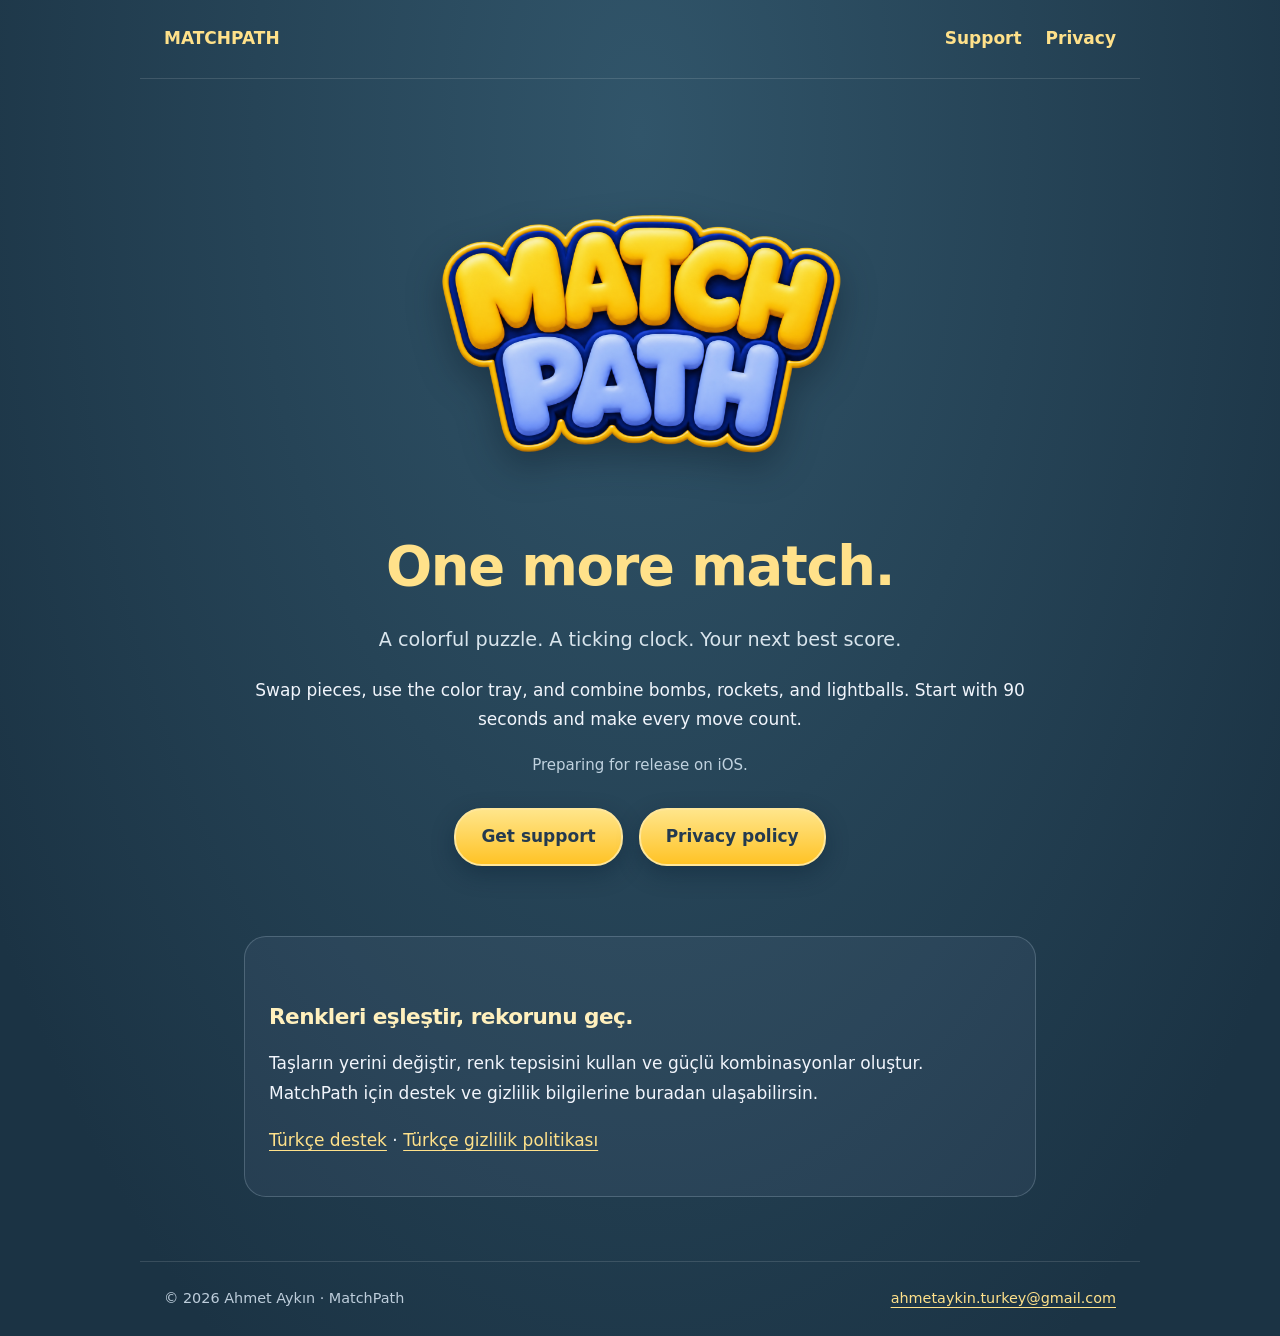
<file: index.html>
<!doctype html>
<html lang="en"><head><meta charset="utf-8"><meta name="viewport" content="width=device-width,initial-scale=1"><meta name="description" content="MatchPath puzzle game — official support and privacy information."><title>Color Match Puzzle · MatchPath</title><link rel="stylesheet" href="/style.css"><link rel="icon" href="/assets/logo.png"><meta name="theme-color" content="#203c50"></head><body><header><a href="/">MATCHPATH</a><nav aria-label="Main navigation"><a href="/support.html">Support</a><a href="/privacy.html">Privacy</a></nav></header><main><section class="hero"><img class="logo" src="/assets/logo.png" width="1536" height="1232" alt="MatchPath"><h1>One more match.</h1><p class="lead">A colorful puzzle. A ticking clock. Your next best score.</p><p>Swap pieces, use the color tray, and combine bombs, rockets, and lightballs. Start with 90 seconds and make every move count.</p><p class="small">Preparing for release on iOS.</p><div class="actions"><a class="button" href="/support.html">Get support</a><a class="button" href="/privacy.html">Privacy policy</a></div></section><section class="panel" lang="tr"><h2>Renkleri eşleştir, rekorunu geç.</h2><p>Taşların yerini değiştir, renk tepsisini kullan ve güçlü kombinasyonlar oluştur. MatchPath için destek ve gizlilik bilgilerine buradan ulaşabilirsin.</p><p><a href="/support.html#turkce">Türkçe destek</a> · <a href="/privacy-tr.html">Türkçe gizlilik politikası</a></p></section></main><footer><span>© 2026 Ahmet Aykın · MatchPath</span><a href="mailto:ahmetaykin.turkey@gmail.com">ahmetaykin.turkey@gmail.com</a></footer></body></html>
</file>
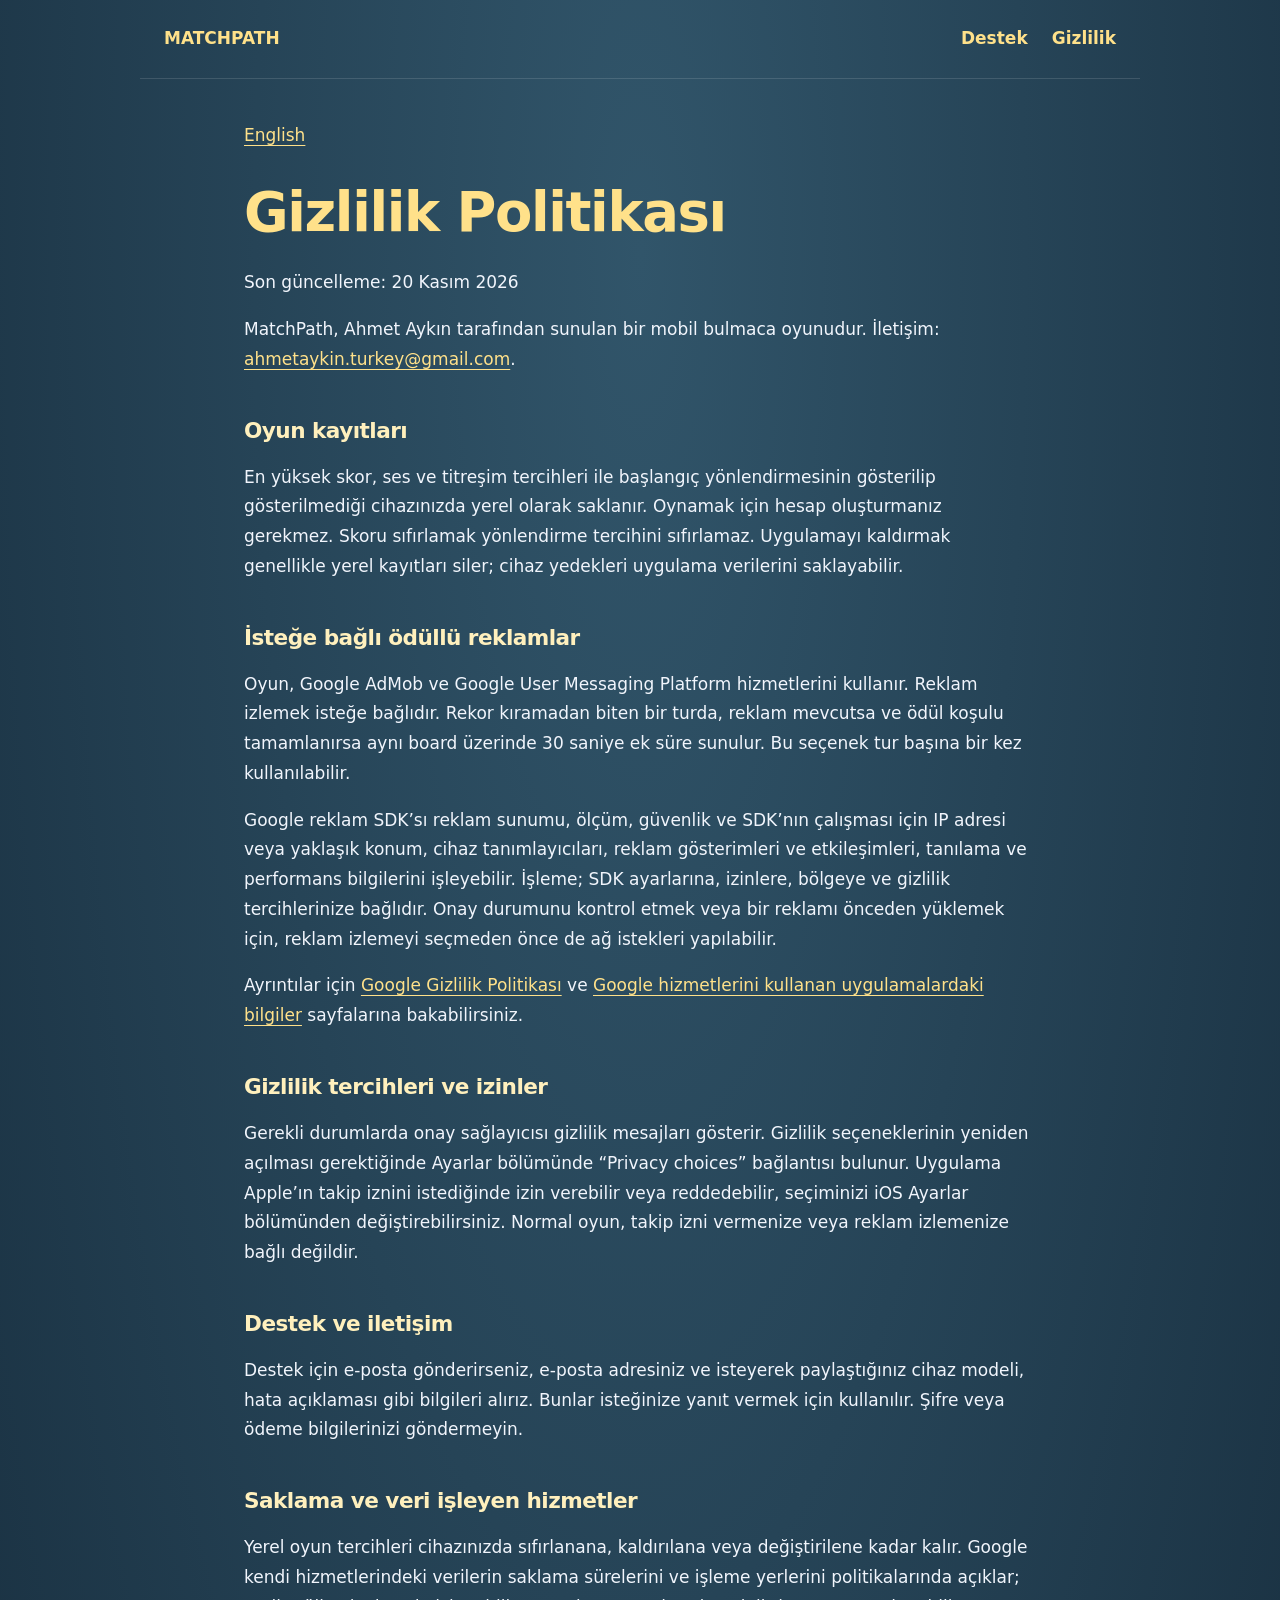
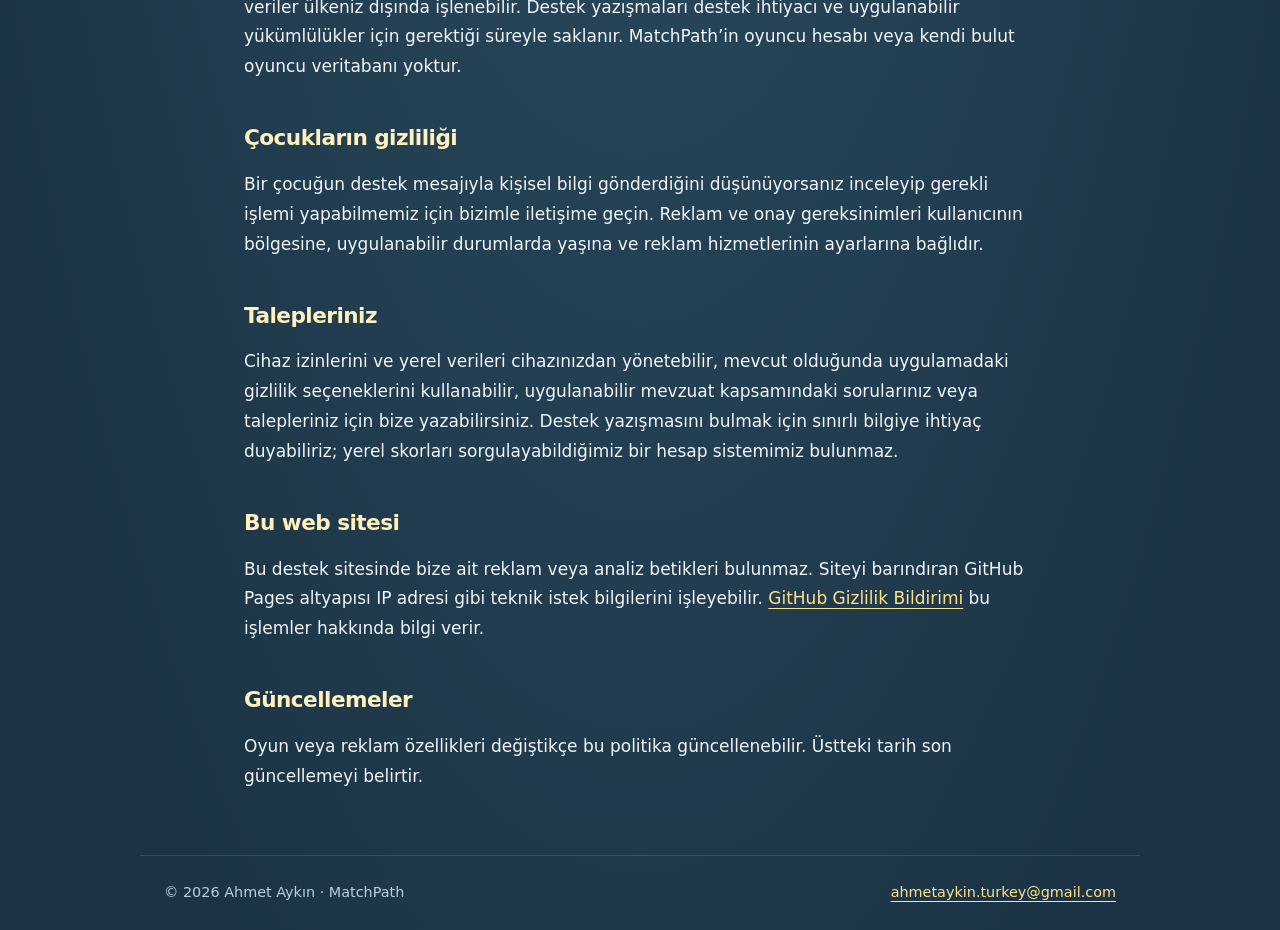
<file: privacy-tr.html>
<!doctype html>
<html lang="tr"><head><meta charset="utf-8"><meta name="viewport" content="width=device-width,initial-scale=1"><meta name="description" content="MatchPath puzzle game — official support and privacy information."><title>Gizlilik Politikası · MatchPath</title><link rel="stylesheet" href="/style.css"><link rel="icon" href="/assets/logo.png"><meta name="theme-color" content="#203c50"></head><body><header><a href="/">MATCHPATH</a><nav aria-label="Main navigation"><a href="/support.html">Destek</a><a href="/privacy-tr.html">Gizlilik</a></nav></header><main><p class="lang"><a href="/privacy.html">English</a></p><h1>Gizlilik Politikası</h1><p>Son güncelleme: 20 Kasım 2026</p><p>MatchPath, Ahmet Aykın tarafından sunulan bir mobil bulmaca oyunudur. İletişim: <a href="mailto:ahmetaykin.turkey@gmail.com">ahmetaykin.turkey@gmail.com</a>.</p>
<h2>Oyun kayıtları</h2><p>En yüksek skor, ses ve titreşim tercihleri ile başlangıç yönlendirmesinin gösterilip gösterilmediği cihazınızda yerel olarak saklanır. Oynamak için hesap oluşturmanız gerekmez. Skoru sıfırlamak yönlendirme tercihini sıfırlamaz. Uygulamayı kaldırmak genellikle yerel kayıtları siler; cihaz yedekleri uygulama verilerini saklayabilir.</p>
<h2>İsteğe bağlı ödüllü reklamlar</h2><p>Oyun, Google AdMob ve Google User Messaging Platform hizmetlerini kullanır. Reklam izlemek isteğe bağlıdır. Rekor kıramadan biten bir turda, reklam mevcutsa ve ödül koşulu tamamlanırsa aynı board üzerinde 30 saniye ek süre sunulur. Bu seçenek tur başına bir kez kullanılabilir.</p><p>Google reklam SDK’sı reklam sunumu, ölçüm, güvenlik ve SDK’nın çalışması için IP adresi veya yaklaşık konum, cihaz tanımlayıcıları, reklam gösterimleri ve etkileşimleri, tanılama ve performans bilgilerini işleyebilir. İşleme; SDK ayarlarına, izinlere, bölgeye ve gizlilik tercihlerinize bağlıdır. Onay durumunu kontrol etmek veya bir reklamı önceden yüklemek için, reklam izlemeyi seçmeden önce de ağ istekleri yapılabilir.</p><p>Ayrıntılar için <a href="https://policies.google.com/privacy?hl=tr">Google Gizlilik Politikası</a> ve <a href="https://policies.google.com/technologies/partner-sites?hl=tr">Google hizmetlerini kullanan uygulamalardaki bilgiler</a> sayfalarına bakabilirsiniz.</p>
<h2>Gizlilik tercihleri ve izinler</h2><p>Gerekli durumlarda onay sağlayıcısı gizlilik mesajları gösterir. Gizlilik seçeneklerinin yeniden açılması gerektiğinde Ayarlar bölümünde “Privacy choices” bağlantısı bulunur. Uygulama Apple’ın takip iznini istediğinde izin verebilir veya reddedebilir, seçiminizi iOS Ayarlar bölümünden değiştirebilirsiniz. Normal oyun, takip izni vermenize veya reklam izlemenize bağlı değildir.</p>
<h2>Destek ve iletişim</h2><p>Destek için e-posta gönderirseniz, e-posta adresiniz ve isteyerek paylaştığınız cihaz modeli, hata açıklaması gibi bilgileri alırız. Bunlar isteğinize yanıt vermek için kullanılır. Şifre veya ödeme bilgilerinizi göndermeyin.</p>
<h2>Saklama ve veri işleyen hizmetler</h2><p>Yerel oyun tercihleri cihazınızda sıfırlanana, kaldırılana veya değiştirilene kadar kalır. Google kendi hizmetlerindeki verilerin saklama sürelerini ve işleme yerlerini politikalarında açıklar; veriler ülkeniz dışında işlenebilir. Destek yazışmaları destek ihtiyacı ve uygulanabilir yükümlülükler için gerektiği süreyle saklanır. MatchPath’in oyuncu hesabı veya kendi bulut oyuncu veritabanı yoktur.</p>
<h2>Çocukların gizliliği</h2><p>Bir çocuğun destek mesajıyla kişisel bilgi gönderdiğini düşünüyorsanız inceleyip gerekli işlemi yapabilmemiz için bizimle iletişime geçin. Reklam ve onay gereksinimleri kullanıcının bölgesine, uygulanabilir durumlarda yaşına ve reklam hizmetlerinin ayarlarına bağlıdır.</p>
<h2>Talepleriniz</h2><p>Cihaz izinlerini ve yerel verileri cihazınızdan yönetebilir, mevcut olduğunda uygulamadaki gizlilik seçeneklerini kullanabilir, uygulanabilir mevzuat kapsamındaki sorularınız veya talepleriniz için bize yazabilirsiniz. Destek yazışmasını bulmak için sınırlı bilgiye ihtiyaç duyabiliriz; yerel skorları sorgulayabildiğimiz bir hesap sistemimiz bulunmaz.</p>
<h2>Bu web sitesi</h2><p>Bu destek sitesinde bize ait reklam veya analiz betikleri bulunmaz. Siteyi barındıran GitHub Pages altyapısı IP adresi gibi teknik istek bilgilerini işleyebilir. <a href="https://docs.github.com/en/site-policy/privacy-policies/github-general-privacy-statement">GitHub Gizlilik Bildirimi</a> bu işlemler hakkında bilgi verir.</p>
<h2>Güncellemeler</h2><p>Oyun veya reklam özellikleri değiştikçe bu politika güncellenebilir. Üstteki tarih son güncellemeyi belirtir.</p></main><footer><span>© 2026 Ahmet Aykın · MatchPath</span><a href="mailto:ahmetaykin.turkey@gmail.com">ahmetaykin.turkey@gmail.com</a></footer></body></html>
</file>
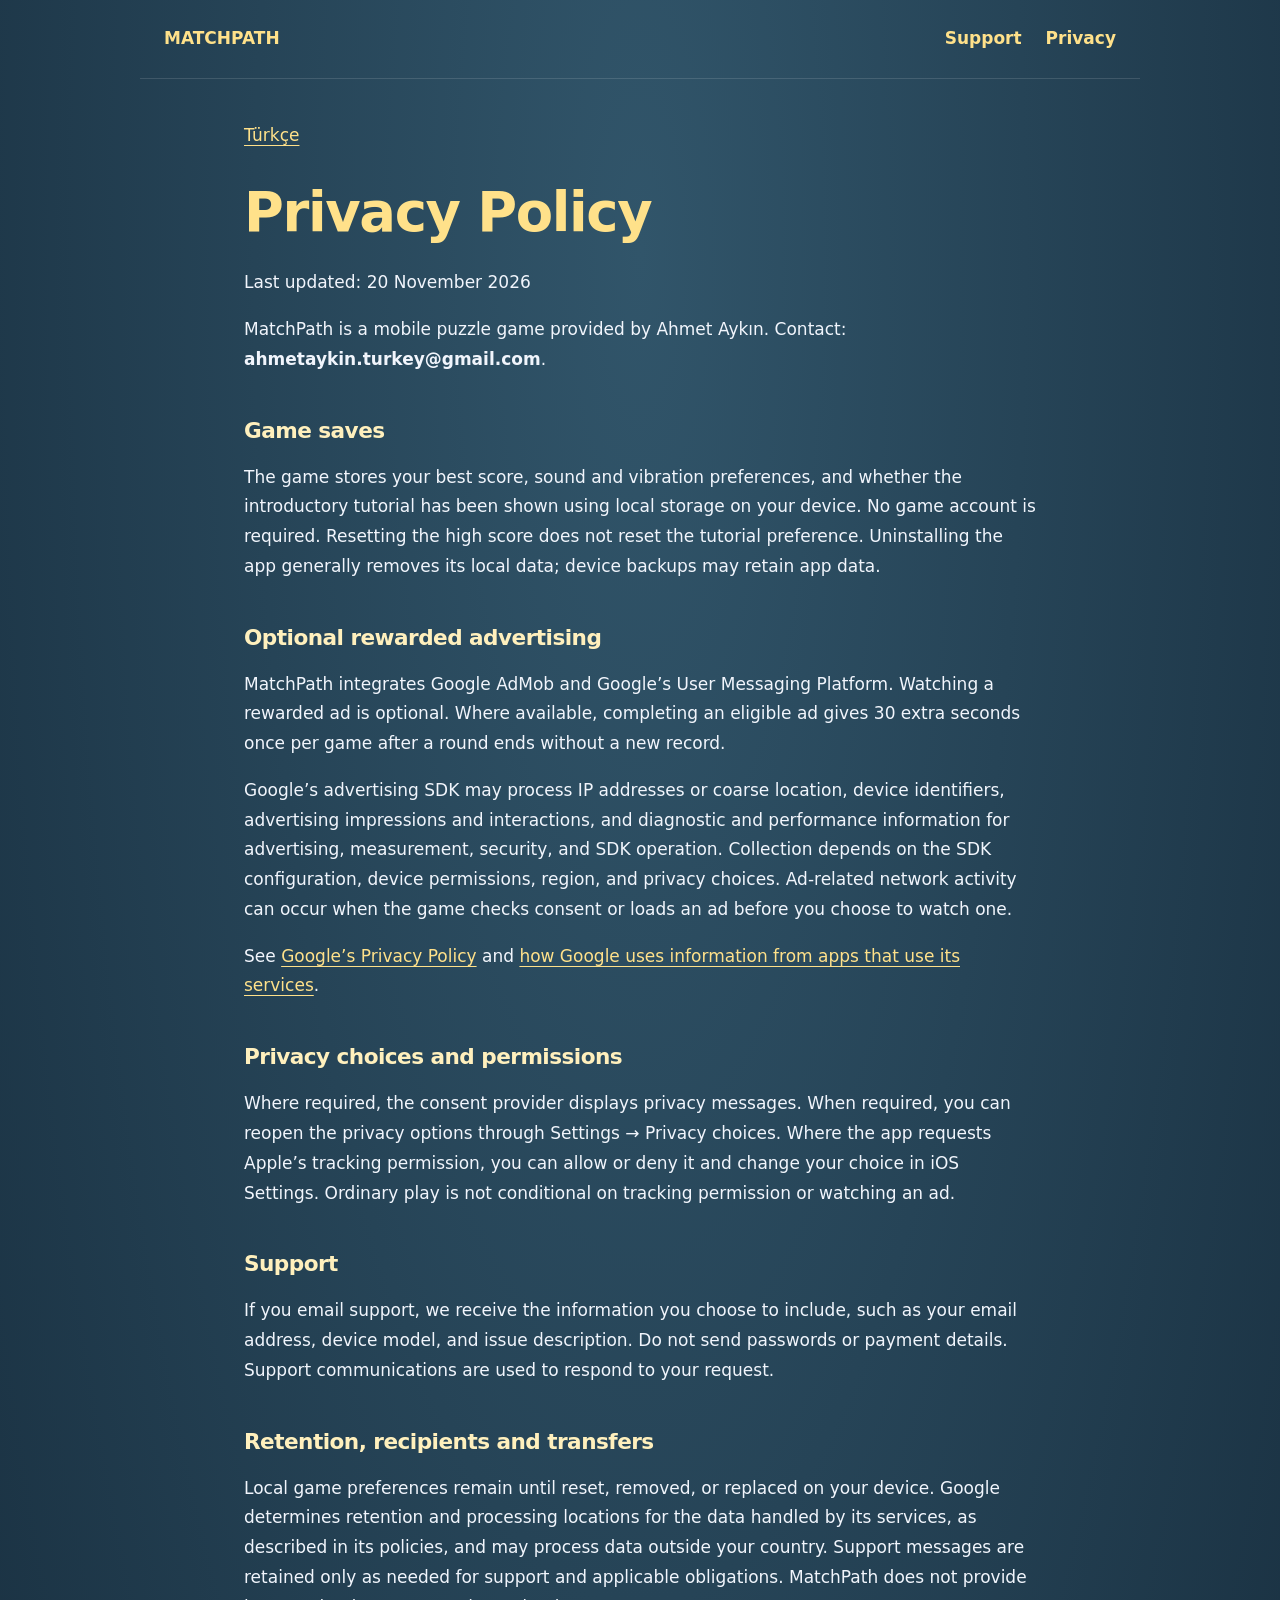
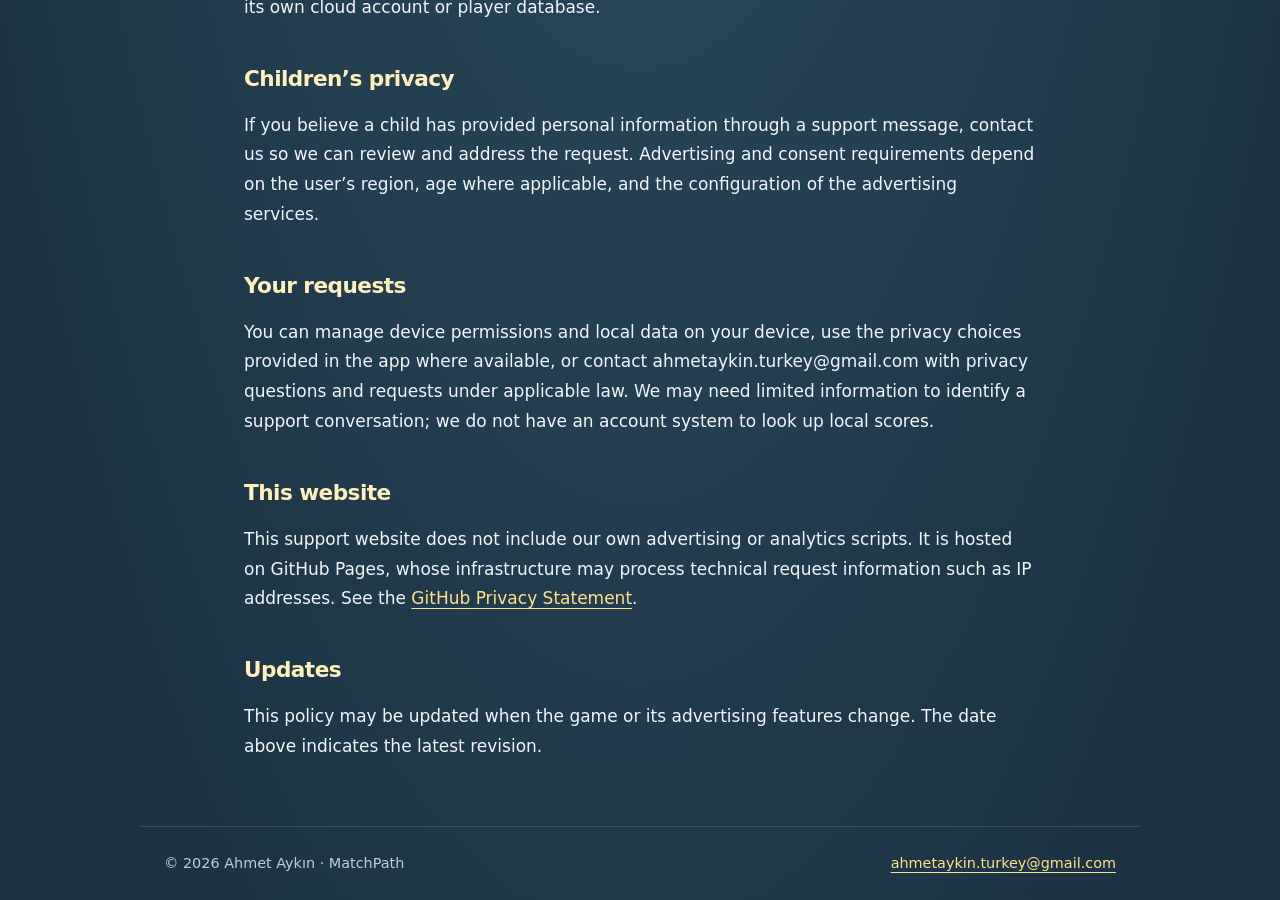
<file: privacy.html>
<!doctype html>
<html lang="en"><head><meta charset="utf-8"><meta name="viewport" content="width=device-width,initial-scale=1"><meta name="description" content="MatchPath puzzle game — official support and privacy information."><title>Privacy Policy · MatchPath</title><link rel="stylesheet" href="/style.css"><link rel="icon" href="/assets/logo.png"><meta name="theme-color" content="#203c50"></head><body><header><a href="/">MATCHPATH</a><nav aria-label="Main navigation"><a href="/support.html">Support</a><a href="/privacy.html">Privacy</a></nav></header><main>
<p class="lang"><a href="/privacy-tr.html">Türkçe</a></p><h1>Privacy Policy</h1><p>Last updated: 20 November 2026</p>
<p>MatchPath is a mobile puzzle game provided by Ahmet Aykın. Contact: <strong>ahmetaykin.turkey@gmail.com</strong>.</p>
<h2>Game saves</h2><p>The game stores your best score, sound and vibration preferences, and whether the introductory tutorial has been shown using local storage on your device. No game account is required. Resetting the high score does not reset the tutorial preference. Uninstalling the app generally removes its local data; device backups may retain app data.</p>
<h2>Optional rewarded advertising</h2><p>MatchPath integrates Google AdMob and Google’s User Messaging Platform. Watching a rewarded ad is optional. Where available, completing an eligible ad gives 30 extra seconds once per game after a round ends without a new record.</p>
<p>Google’s advertising SDK may process IP addresses or coarse location, device identifiers, advertising impressions and interactions, and diagnostic and performance information for advertising, measurement, security, and SDK operation. Collection depends on the SDK configuration, device permissions, region, and privacy choices. Ad-related network activity can occur when the game checks consent or loads an ad before you choose to watch one.</p>
<p>See <a href="https://policies.google.com/privacy">Google’s Privacy Policy</a> and <a href="https://policies.google.com/technologies/partner-sites">how Google uses information from apps that use its services</a>.</p>
<h2>Privacy choices and permissions</h2><p>Where required, the consent provider displays privacy messages. When required, you can reopen the privacy options through Settings → Privacy choices. Where the app requests Apple’s tracking permission, you can allow or deny it and change your choice in iOS Settings. Ordinary play is not conditional on tracking permission or watching an ad.</p>
<h2>Support</h2><p>If you email support, we receive the information you choose to include, such as your email address, device model, and issue description. Do not send passwords or payment details. Support communications are used to respond to your request.</p>
<h2>Retention, recipients and transfers</h2><p>Local game preferences remain until reset, removed, or replaced on your device. Google determines retention and processing locations for the data handled by its services, as described in its policies, and may process data outside your country. Support messages are retained only as needed for support and applicable obligations. MatchPath does not provide its own cloud account or player database.</p>
<h2>Children’s privacy</h2><p>If you believe a child has provided personal information through a support message, contact us so we can review and address the request. Advertising and consent requirements depend on the user’s region, age where applicable, and the configuration of the advertising services.</p>
<h2>Your requests</h2><p>You can manage device permissions and local data on your device, use the privacy choices provided in the app where available, or contact ahmetaykin.turkey@gmail.com with privacy questions and requests under applicable law. We may need limited information to identify a support conversation; we do not have an account system to look up local scores.</p>
<h2>This website</h2><p>This support website does not include our own advertising or analytics scripts. It is hosted on GitHub Pages, whose infrastructure may process technical request information such as IP addresses. See the <a href="https://docs.github.com/en/site-policy/privacy-policies/github-general-privacy-statement">GitHub Privacy Statement</a>.</p><h2>Updates</h2><p>This policy may be updated when the game or its advertising features change. The date above indicates the latest revision.</p></main><footer><span>© 2026 Ahmet Aykın · MatchPath</span><a href="mailto:ahmetaykin.turkey@gmail.com">ahmetaykin.turkey@gmail.com</a></footer></body></html>
</file>
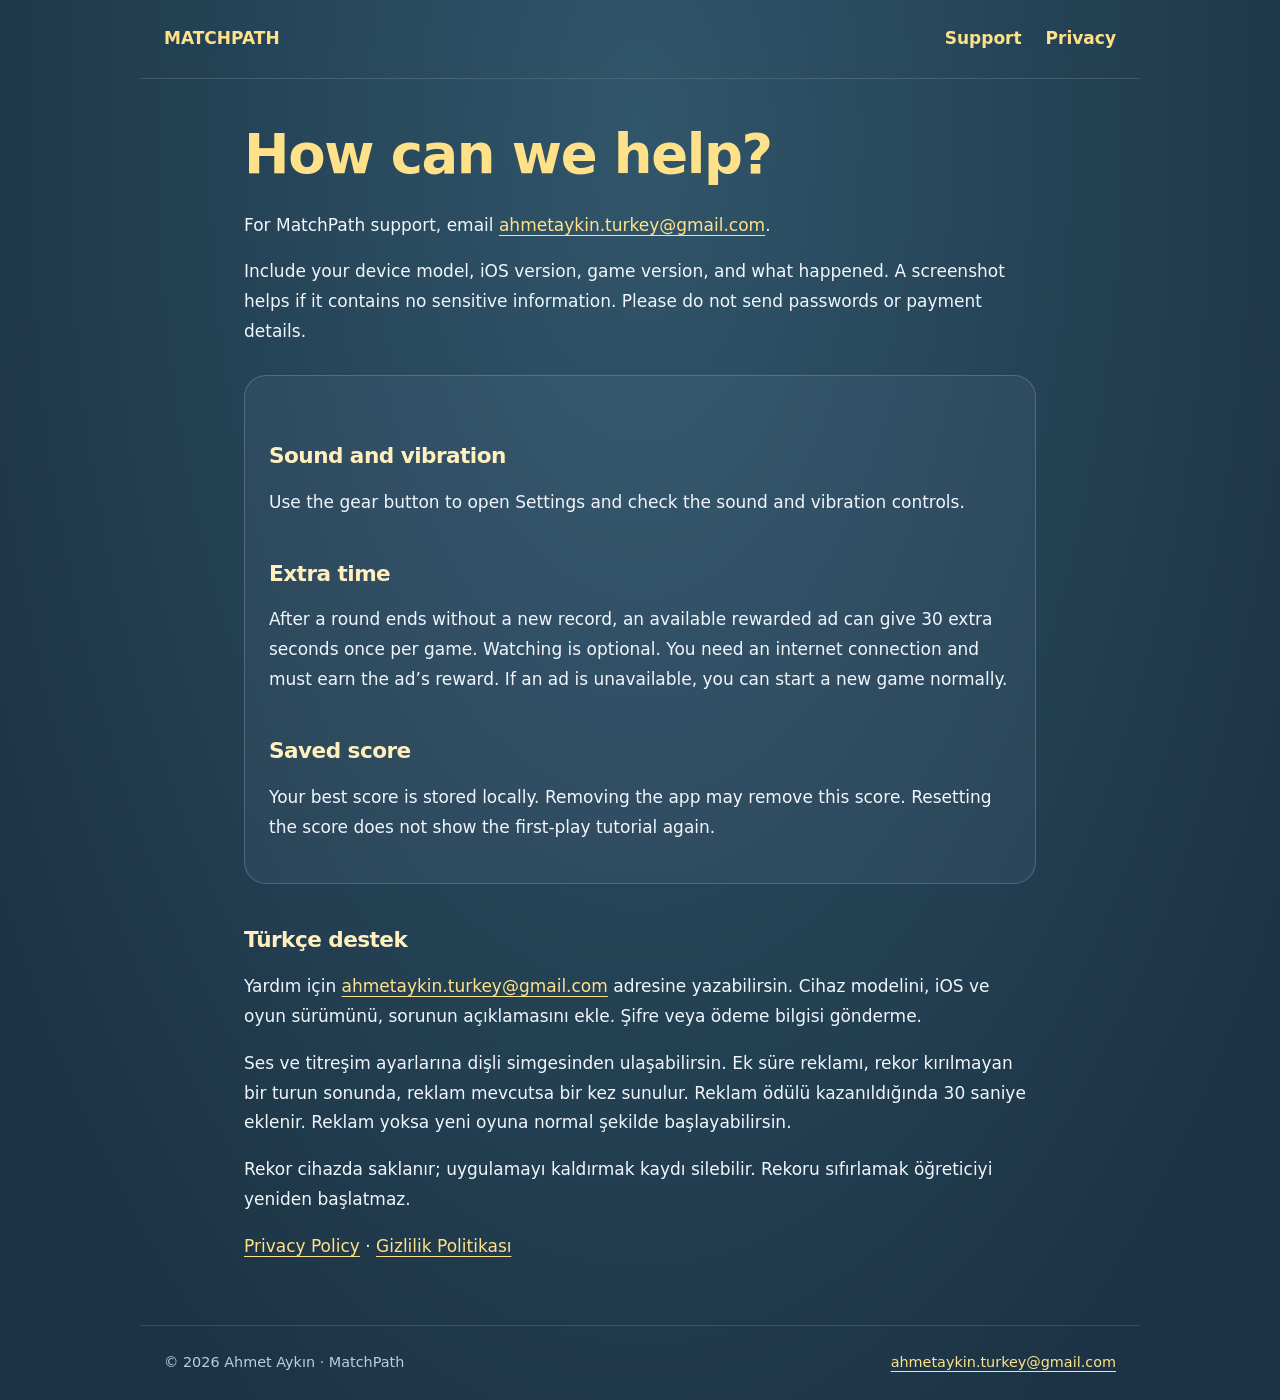
<file: support.html>
<!doctype html>
<html lang="en"><head><meta charset="utf-8"><meta name="viewport" content="width=device-width,initial-scale=1"><meta name="description" content="MatchPath puzzle game — official support and privacy information."><title>Support · MatchPath</title><link rel="stylesheet" href="/style.css"><link rel="icon" href="/assets/logo.png"><meta name="theme-color" content="#203c50"></head><body><header><a href="/">MATCHPATH</a><nav aria-label="Main navigation"><a href="/support.html">Support</a><a href="/privacy.html">Privacy</a></nav></header><main><h1>How can we help?</h1><p>For MatchPath support, email <a href="mailto:ahmetaykin.turkey@gmail.com">ahmetaykin.turkey@gmail.com</a>.</p><p>Include your device model, iOS version, game version, and what happened. A screenshot helps if it contains no sensitive information. Please do not send passwords or payment details.</p><section class="panel"><h2>Sound and vibration</h2><p>Use the gear button to open Settings and check the sound and vibration controls.</p><h2>Extra time</h2><p>After a round ends without a new record, an available rewarded ad can give 30 extra seconds once per game. Watching is optional. You need an internet connection and must earn the ad’s reward. If an ad is unavailable, you can start a new game normally.</p><h2>Saved score</h2><p>Your best score is stored locally. Removing the app may remove this score. Resetting the score does not show the first-play tutorial again.</p></section><section id="turkce" lang="tr"><h2>Türkçe destek</h2><p>Yardım için <a href="mailto:ahmetaykin.turkey@gmail.com">ahmetaykin.turkey@gmail.com</a> adresine yazabilirsin. Cihaz modelini, iOS ve oyun sürümünü, sorunun açıklamasını ekle. Şifre veya ödeme bilgisi gönderme.</p><p>Ses ve titreşim ayarlarına dişli simgesinden ulaşabilirsin. Ek süre reklamı, rekor kırılmayan bir turun sonunda, reklam mevcutsa bir kez sunulur. Reklam ödülü kazanıldığında 30 saniye eklenir. Reklam yoksa yeni oyuna normal şekilde başlayabilirsin.</p><p>Rekor cihazda saklanır; uygulamayı kaldırmak kaydı silebilir. Rekoru sıfırlamak öğreticiyi yeniden başlatmaz.</p></section><p><a href="/privacy.html">Privacy Policy</a> · <a href="/privacy-tr.html">Gizlilik Politikası</a></p></main><footer><span>© 2026 Ahmet Aykın · MatchPath</span><a href="mailto:ahmetaykin.turkey@gmail.com">ahmetaykin.turkey@gmail.com</a></footer></body></html>
</file>
<file: style.css>
*{box-sizing:border-box}html{color-scheme:dark}body{margin:0;font:17px/1.75 system-ui,-apple-system,BlinkMacSystemFont,"Segoe UI",sans-serif;color:#f1f5fc;background:radial-gradient(ellipse at 50% 10%,#31556a,#1b3344 85%);min-height:100vh}a{color:#ffe18a;text-underline-offset:4px}a:hover{color:#fff3c6}a:focus-visible{outline:3px solid #ffe18a;outline-offset:5px}header,footer{max-width:1000px;margin:auto;padding:24px;display:flex;justify-content:space-between;gap:20px;flex-wrap:wrap}header{border-bottom:1px solid #ffffff20}header a{text-decoration:none;font-weight:750}nav{display:flex;gap:24px;flex-wrap:wrap}main{max-width:840px;margin:42px auto 64px;padding:0 24px}h1,h2{line-height:1.25;letter-spacing:-.025em}h1{font-size:clamp(2rem,5vw,3.4rem);color:#ffe18a;margin:.4em 0}h2{font-size:1.35rem;margin-top:2em;color:#fff0bd}p,li{overflow-wrap:anywhere}footer{border-top:1px solid #ffffff20;color:#bdcddb;font-size:.9rem}.hero{text-align:center;padding:30px 0 12px}.logo{display:block;width:min(100%,460px);height:auto;margin:0 auto 20px;filter:drop-shadow(0 14px 18px #07142066)}.lead{font-size:1.2rem;color:#d9e5ed}.actions{display:flex;justify-content:center;gap:16px;flex-wrap:wrap;margin:30px 0}.button{background:linear-gradient(#ffe58a,#ffc326);border:2px solid #ffe699;color:#243a4f!important;font-weight:800;text-decoration:none;padding:12px 25px;border-radius:28px;box-shadow:0 8px 22px #081d3060}.panel{border:1px solid #b6cadb40;background:#a0b1d313;border-radius:22px;padding:24px;margin-top:28px}.small{font-size:.94rem;color:#c0d2df}.lang{margin-bottom:28px}ul{padding-left:1.3em}@media(max-width:540px){header,footer{padding:18px}nav{gap:16px}main{margin-top:26px}.hero{padding-top:8px}.panel{padding:20px}}
</file>
